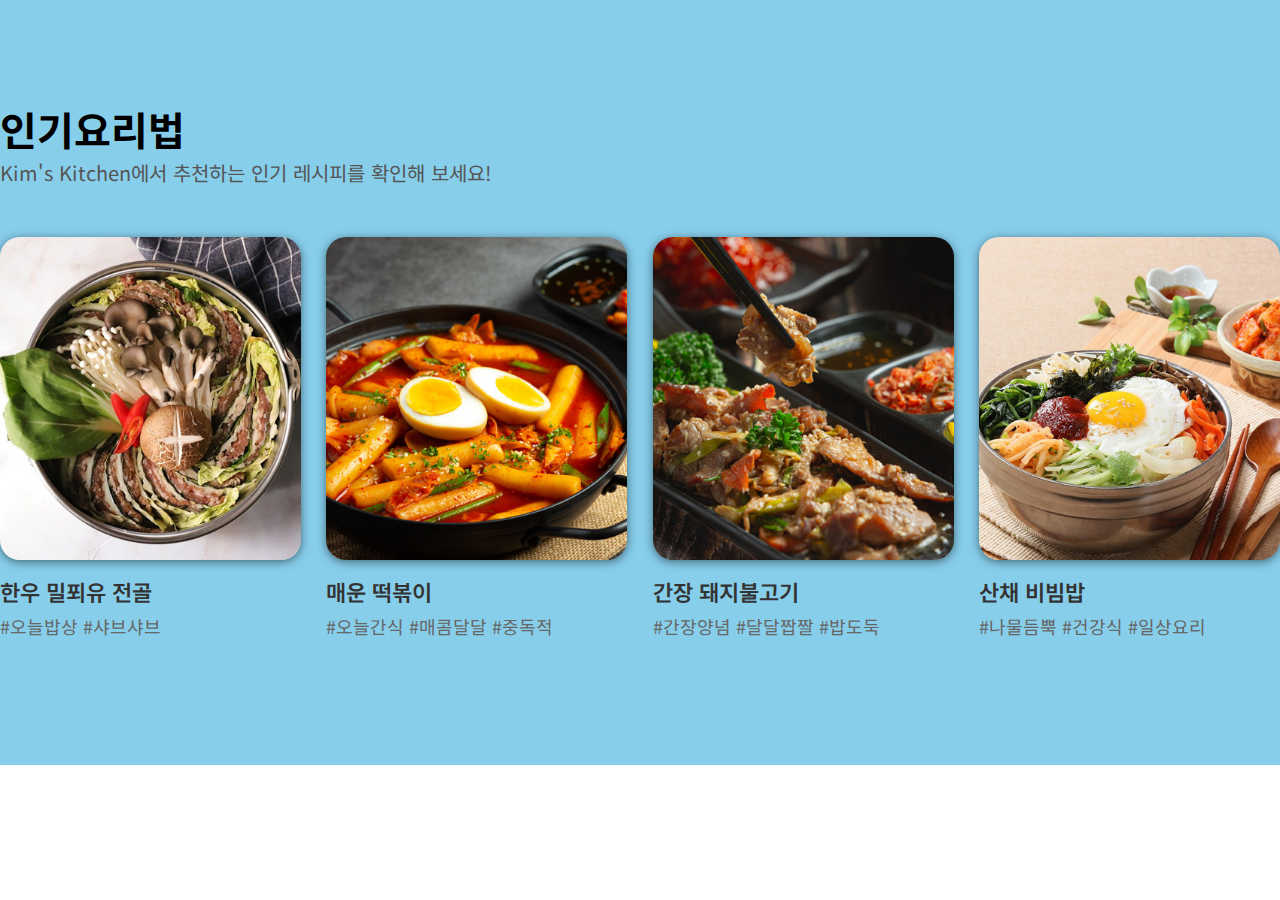
<file: index.html>
<!DOCTYPE html>
<html lang="ko">

<head>

    <meta charset="UTF-8">
    <title>01_example_T</title>

    <link href="https://fonts.googleapis.com/css2?family=Noto+Sans+KR:wght@100..900&display=swap" rel="stylesheet">


    <link rel="stylesheet" href="css/01_example_T.css">

</head>

<body>

    <div class="container">
        <div class="recipe">
            <div class="title">
                <h2>인기요리법</h2>
                <p>Kim's Kitchen에서 추천하는 인기 레시피를 확인해 보세요!</p>
            </div>

            <div class="content clear">
                <div class="box">
                    <img src="img/example1/shabu_1.jpg" alt="한우 밀푀유전골">

                    <h3><a href="detail/recipe-detail-1.html" target="_blank">한우 밀푀유 전골</a></h3>
                    <p>#오늘밥상 #샤브샤브</p>
                </div>

                <div class="box">
                    <img src="img/example1/tteokbokki_1.jpg" alt="매운 떡볶이">

                    <h3><a href="detail/recipe-detail-2.html" target="_blank">매운 떡볶이</a></h3>
                    <p>#오늘간식 #매콤달달 #중독적</p>
                </div>

                <div class="box">
                    <img src="img/example1/bulgogi_1.jpg" alt="간장 돼지불고기">

                    <h3><a href="detail/recipe-detail-3.html">간장 돼지불고기</a></h3>
                    <p>#간장양념 #달달짭짤 #밥도둑</p>
                </div>

                <div class="box">
                    <img src="img/example1/bibimbap_1.jpg" alt="비빔밥">

                    <h3><a href="detail/recipe-detail-4.html">산채 비빔밥</a></h3>
                    <p>#나물듬뿍 #건강식 #일상요리</p>
                </div>

                

                <!-- ::after /float 해제 -->
            </div>
        </div>
    </div>

</body>

</html>
</file>
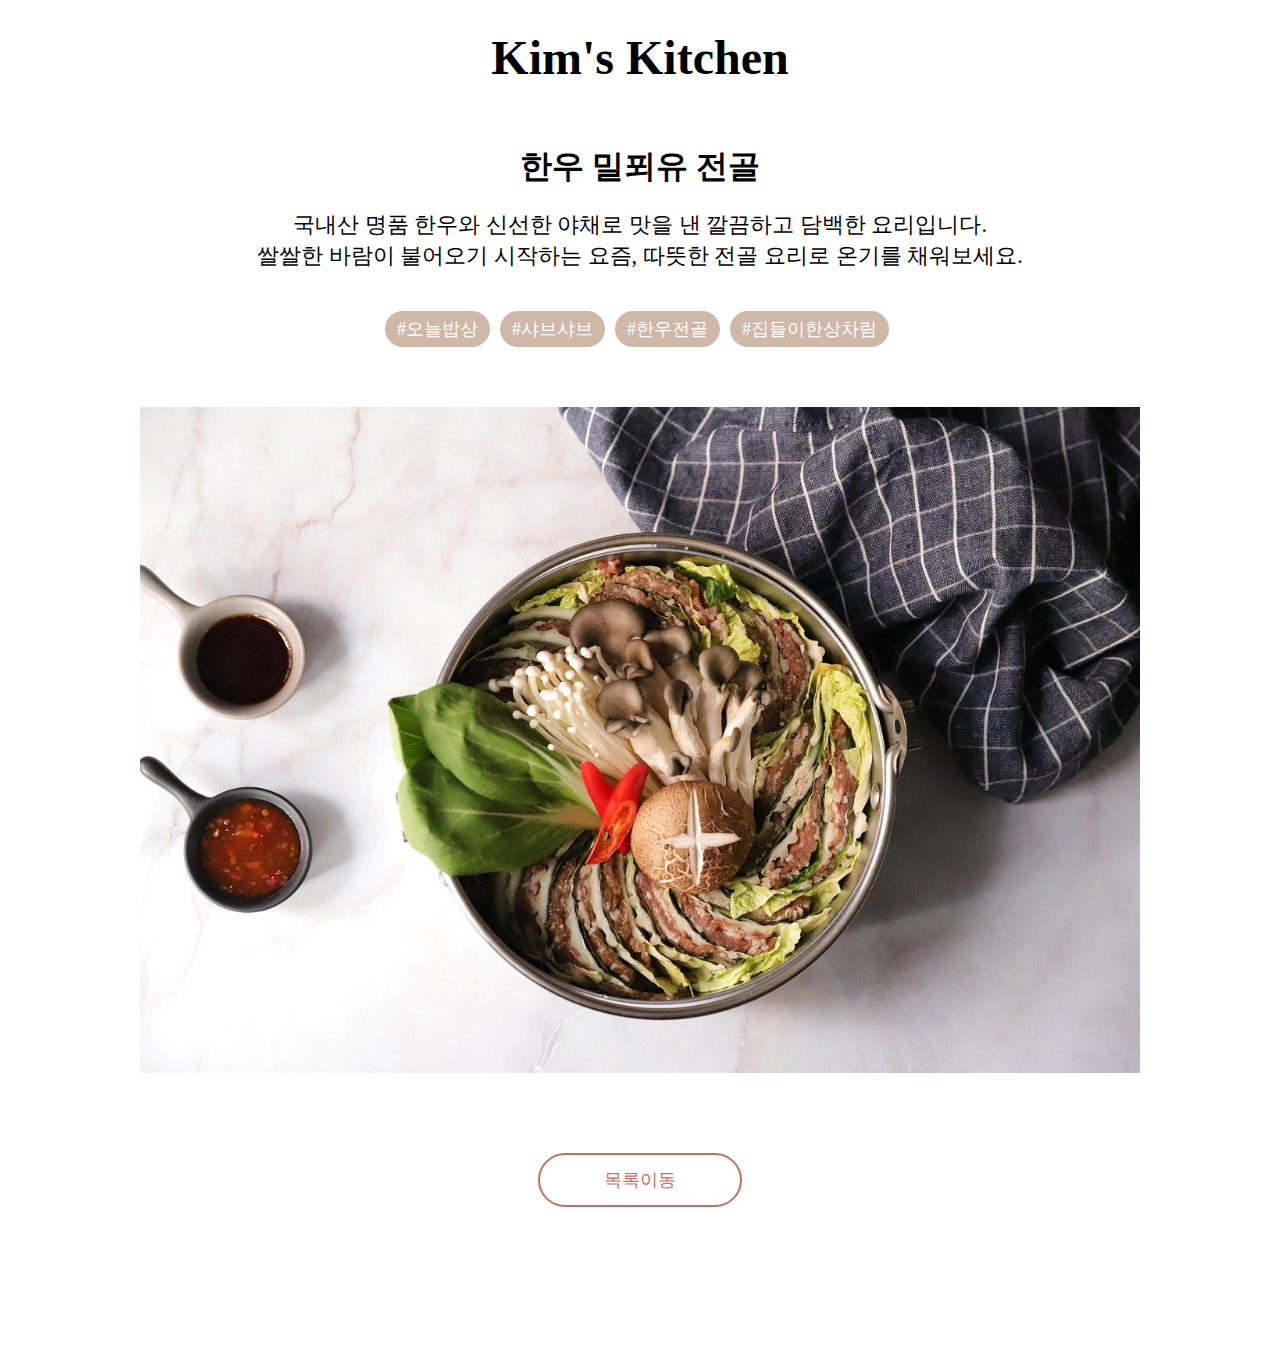
<file: detail/recipe-detail-1.html>
<!DOCTYPE html>
<html lang="ko">

<head>
    <meta charset="UTF-8">
    <title>레시피 | 한우밀푀유전골</title>

    <link rel="stylesheet" href="css/recipe-detail.css">
</head>

<body>

    <h1 class="logo">Kim's Kitchen</h1>

    <div class="detail-content">
        <div class="title">
            <h2>한우 밀푀유 전골</h2>
            
            <p class="des">
                국내산 명품 한우와 신선한 야채로 맛을 낸 깔끔하고 담백한 요리입니다.
                <br>
                쌀쌀한 바람이 불어오기 시작하는 요즘, 따뜻한 전골 요리로 온기를 채워보세요.
            </p>

            <p class="keyword">
                <span>#오늘밥상</span>
                <span>#샤브샤브</span>
                <span>#한우전골</span>
                <span>#집들이한상차림</span>
            </p>
        </div>

        <div class="main-img">
            <img src="../img/example1/shabu_detail.jpg" alt="한우 밀푀유전골 상차림">
        </div>

        <a href="../index.html" class="back">목록이동</a>
    </div>

</body>

</html>
</file>
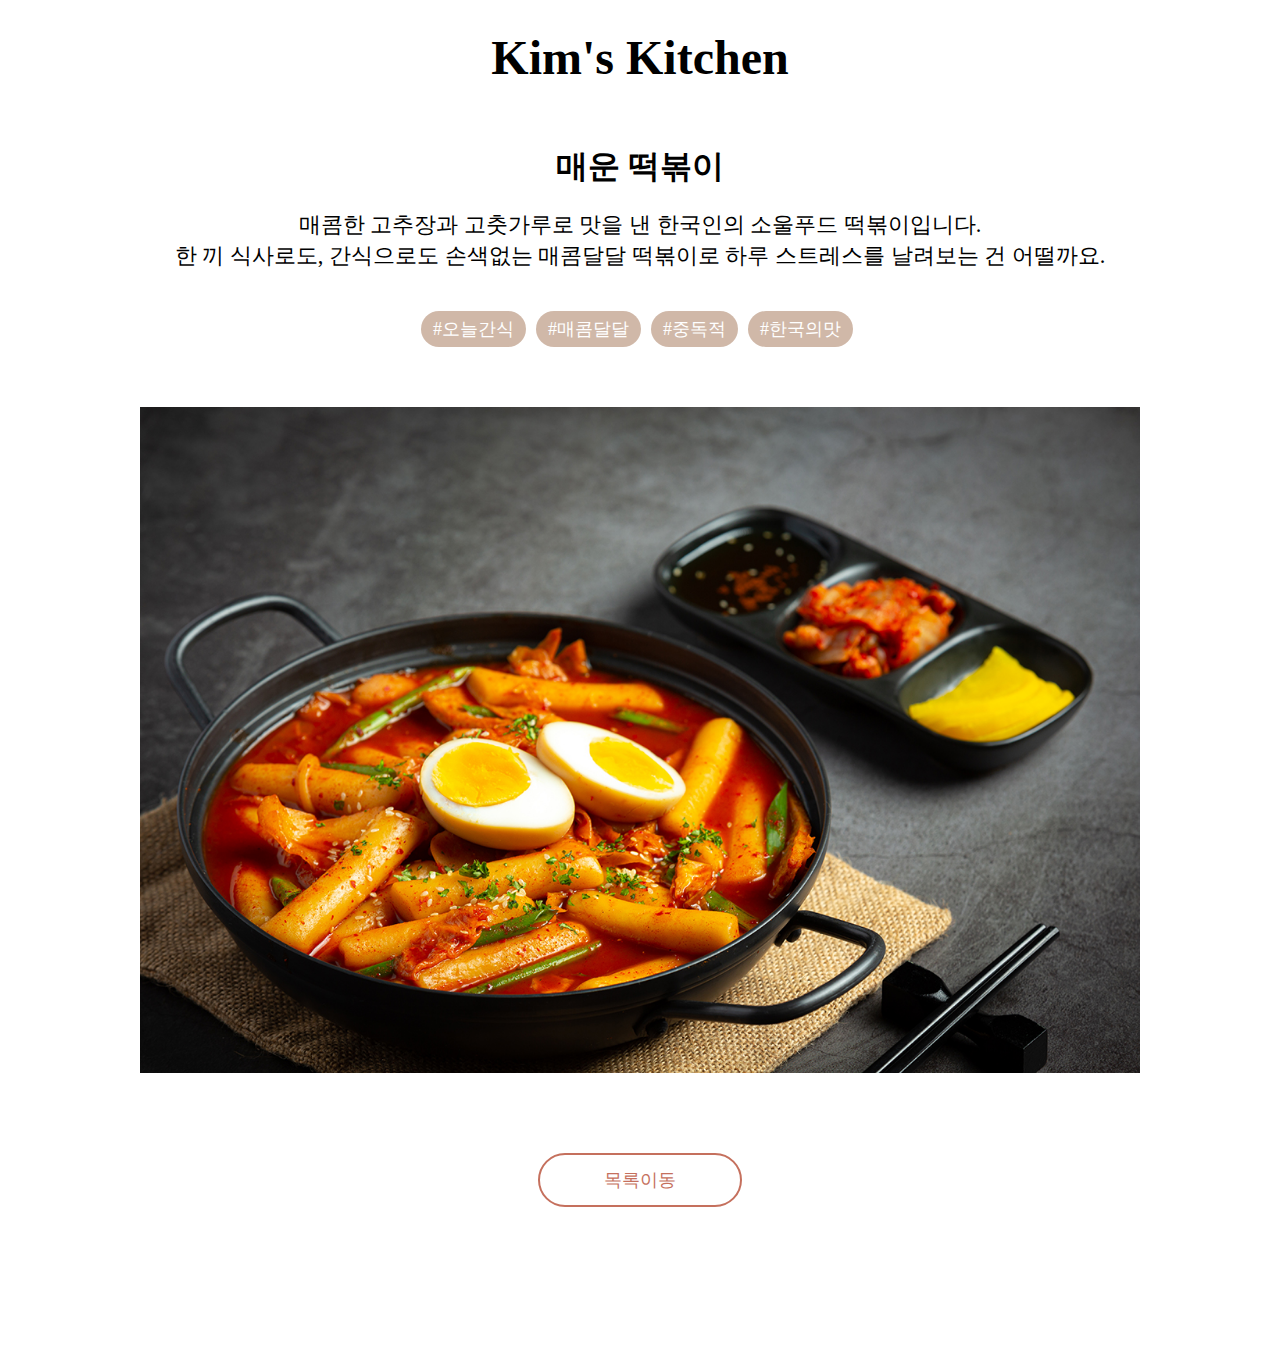
<file: detail/recipe-detail-2.html>
<!DOCTYPE html>
<html lang="ko">

<head>
    <meta charset="UTF-8">
    <title>레시피 | 매운떡볶이</title>

    <link rel="stylesheet" href="css/recipe-detail.css">
</head>

<body>

    <h1 class="logo">Kim's Kitchen</h1>

    <div class="detail-content">
        <div class="title">
            <h2>매운 떡볶이</h2>
            
            <p class="des">
                매콤한 고추장과 고춧가루로 맛을 낸 한국인의 소울푸드 떡볶이입니다.<br>
                한 끼 식사로도, 간식으로도 손색없는 매콤달달 떡볶이로 하루 스트레스를 날려보는 건 어떨까요.
            </p>

            <p class="keyword">
                <span>#오늘간식</span>
                <span>#매콤달달</span>
                <span>#중독적</span>
                <span>#한국의맛</span>
            </p>
        </div>

        <div class="main-img">
            <img src="../img/example1/tteokbokko_detail.jpg" alt="매운 떡볶이">
        </div>

        <a href="/index.html" class="back">목록이동</a>
    </div>

</body>

</html>
</file>
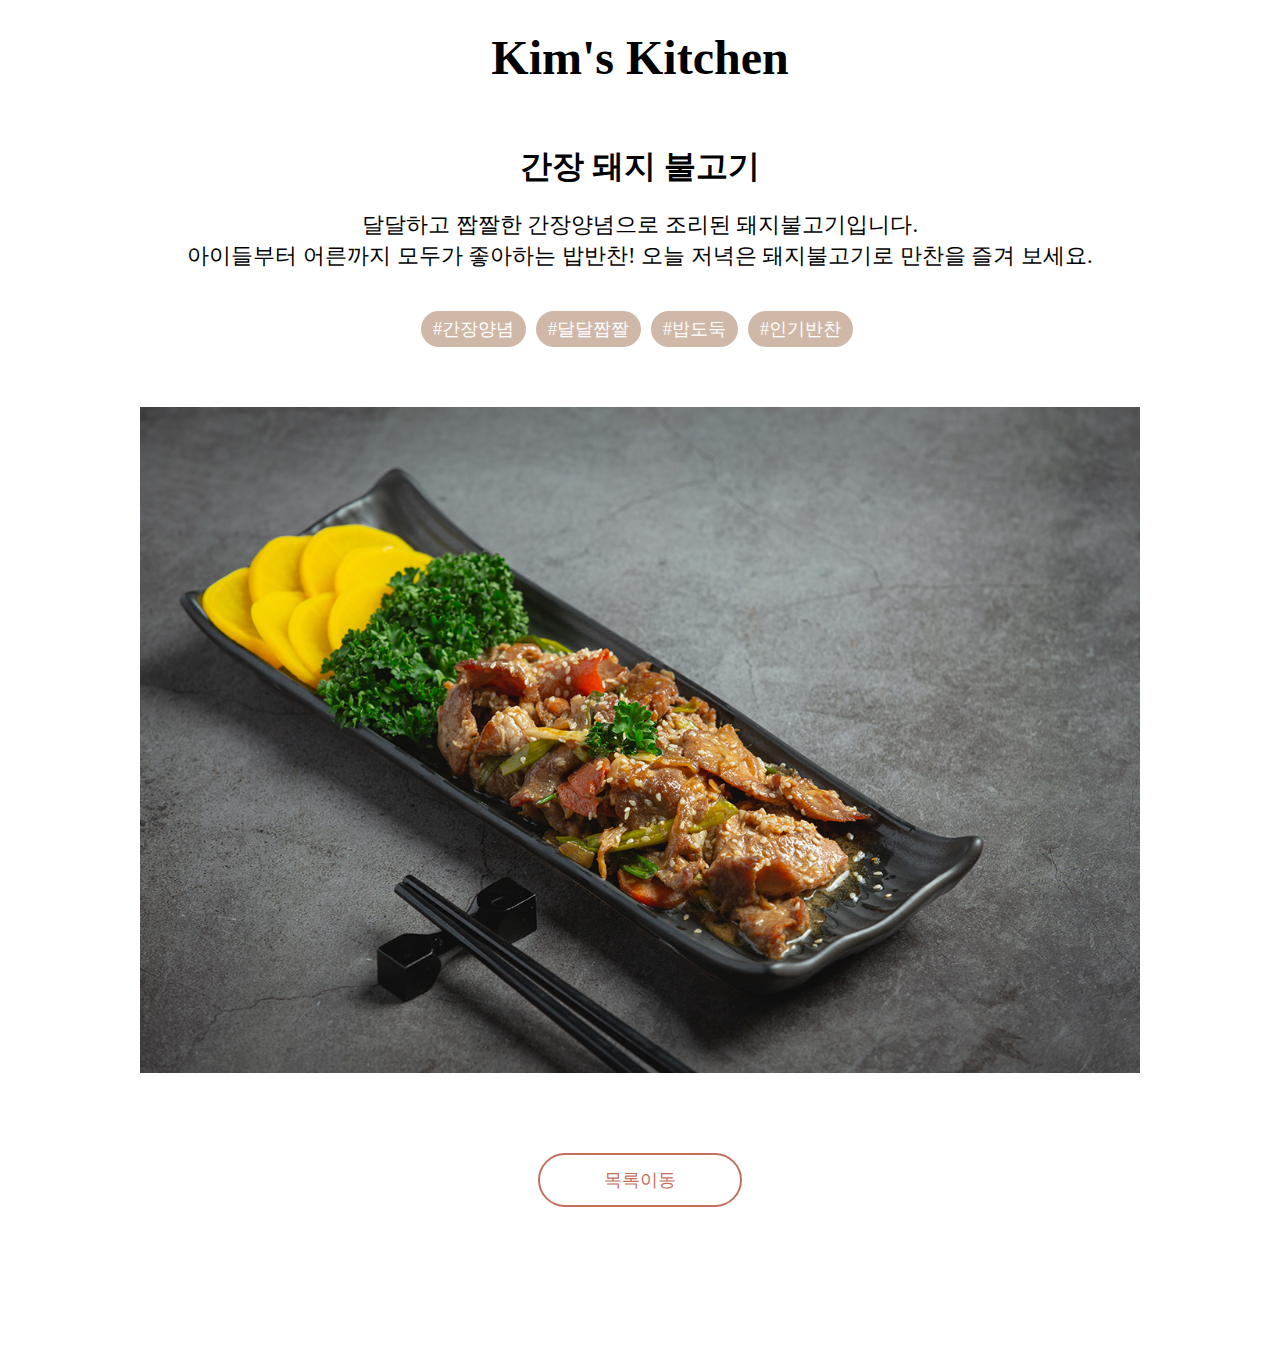
<file: detail/recipe-detail-3.html>
<!DOCTYPE html>
<html lang="ko">

<head>
    <meta charset="UTF-8">
    <title>레시피 | 간장돼지불고기</title>

    <link rel="stylesheet" href="css/recipe-detail.css">
</head>

<body>

    <h1 class="logo">Kim's Kitchen</h1>

    <div class="detail-content">
        <div class="title">
            <h2>간장 돼지 불고기</h2>
            
            <p class="des">
                달달하고 짭짤한 간장양념으로 조리된 돼지불고기입니다.<br>
                아이들부터 어른까지 모두가 좋아하는 밥반찬! 오늘 저녁은 돼지불고기로 만찬을 즐겨 보세요.
            </p>

            <p class="keyword">
                <span>#간장양념</span>
                <span>#달달짭짤</span>
                <span>#밥도둑</span>
                <span>#인기반찬</span>
            </p>
        </div>

        <div class="main-img">
            <img src="../img/example1/bulgogi_detail.jpg" alt="돼지 불고기 상차림">
        </div>

        <a href="/kims/" class="back">목록이동</a>
    </div>

</body>

</html>
</file>
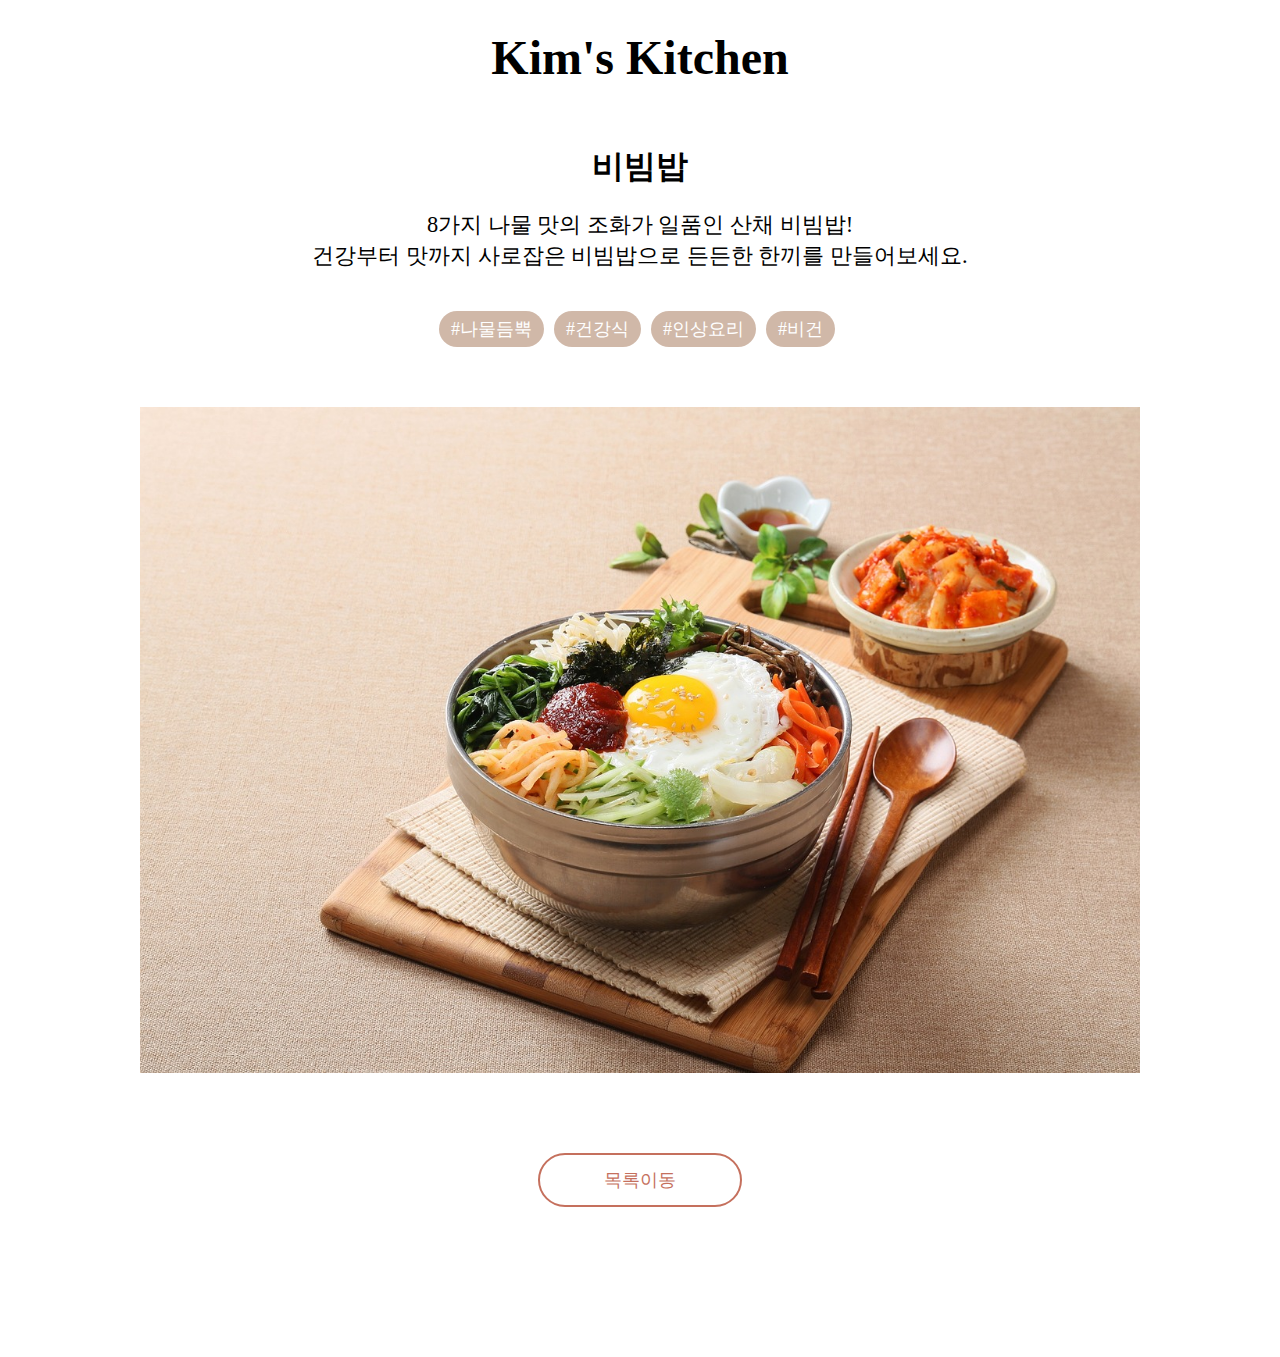
<file: detail/recipe-detail-4.html>
<!DOCTYPE html>
<html lang="ko">

<head>
    <meta charset="UTF-8">
    <title>레시피 | 비빔밥</title>

    <link rel="stylesheet" href="css/recipe-detail.css">
</head>

<body>

    <h1 class="logo">Kim's Kitchen</h1>

    <div class="detail-content">
        <div class="title">
            <h2>비빔밥</h2>
            
            <p class="des">
                8가지 나물 맛의 조화가 일품인 산채 비빔밥!
                <br>
                건강부터 맛까지 사로잡은 비빔밥으로 든든한 한끼를 만들어보세요.
            </p>

            <p class="keyword">
                <span>#나물듬뿍</span>
                <span>#건강식</span>
                <span>#인상요리</span>
                <span>#비건</span>
            </p>
        </div>

        <div class="main-img">
            <img src="../img/example1/bibimbap_detail.jpg" alt="비빔밥">
        </div>

        <a href="/kims/index.html" class="back">목록이동</a>
    </div>

</body>

</html>
</file>
<file: css/01_example_T.css>
@charset "utf-8";

/* reset ************************************************ */
* {
    margin: 0;
    padding: 0;
}

ul, ol {
    list-style: none;
}

a { 
    text-decoration: none;

}

h1, h2, h3, h4, h5, h6 {
    font-size: 100%;
    /* 브라우저 폰트 크기 100%사용 */
    font-weight: normal;/* normal = 400 */
}

/* 공통으로 사용할 디자인 */
/* float 해제를 위한 클래스 */

.clear::after {
    content: "";
    display: block;
    clear: both;
}

body {
    font-family: "Noto Sans KR", sans-serif;
    font-weight: 400px;
}


.container {
    background-color: skyblue;
    padding: 100px 0;
}

.recipe {
    width: 1280px;
    margin: 0 auto; /*가운데 정렬하려면 블럭요소여야함 */

}

.recipe .title {
    /* background-color: greenyellow; */
    margin-bottom: 50px;                                                                           
}

.recipe .title h2 {
    font-size: 40px;
    font-weight: 700;
}
.recipe .title p {
    font-size: 20px;
    color: #555;
}



.recipe .content {
    /* background-color: blueviolet; */

}

/* float된 요소에 width 값이 설정되지 않았을 경우, 내용만큼의 너비(width)를 갖는다! */

.recipe .content .box {

    /* 가로 비율에 맞춰서 설정됨 */
    margin-bottom: 2%;

    float: left;
    /* 1) 전체 공간의 1/4을 너비로 사용 */
    /* width: 25%;
    padding: 0 20px;
    box-sizing: border-box; */

    /* 2) 여백을 제외한 너비설정 */
    width: 23.5%;
    /* margin-right: 2%; */
   
}



.recipe .content .box ~ .box {
    margin-left: 2%;
}

/* 5번째/9번째 ..마다 왼쪽 여백으로 줄이 밀리고 있어서 4n+1을 왼쪽 margin 0으로 해결  */
.recipe .content .box:nth-child(4n+1) {
    margin-left: 0;
}





/* .recipe .content .box:last-child {
    margin-right: 0;
} */

.recipe .content .box img {
    width: 100%;
    border-radius: 20px;
    margin-bottom: 10px;
    box-shadow: 0 2px 10px rgba(0, 0, 0, 0.5);
    /* x y 블러 컬러 */
}
.recipe .content .box  h3 {
    font-size: 22px;
    font-weight: 600;
    margin-bottom: 6px;
}
.recipe .content .box  h3 a {
    color: #333;
}

.recipe .content .box  h3 a:hover {
    text-decoration: underline;
    color: turquoise;
}

.recipe .content .box  p {
    font-size: 18px;
    color: #666;
}
</file>
<file: detail/css/recipe-detail.css>
@charset "utf-8";

/* reset */
* {
    margin: 0;
    padding: 0;
}

a { 
    text-decoration: none;

}

h1, h2, h3, h4, h5, h6 {
    font-size: 100%;
}

h1.logo {
    font-size: 3rem;
    padding: 30px 0;
    text-align: center;
    margin-bottom: 30px;

}

div.detail-content {
    margin-bottom: 150px;
}

.detail-content .title {
    margin-bottom: 60px;
    text-align: center;

}

.detail-content .title h2 {
    font-size: 2rem;
    margin-bottom: 20px;
}

.detail-content .title .des {
    font-size: 1.4rem;
    margin-bottom: 40px;
}


.detail-content .title .keyword span {
    font-size: 18px;
    background-color: #d0b8a8;
    padding: 6px 12px;
    border-radius: 30px;
    display: inline-block; /* 부모요소가 패딩을 읽지 못해서 inline-block 사용해서 읽게 해줌 */

    margin-right: 6px;
    font-size: 600;
    color: #fff;
}

.detail-content .main-img {
    width: 80%;
    max-width: 1000px;
    margin: 0 auto 80px;
    
}

.detail-content .main-img img{
    width: 100%;
    display: block;
    
}

.detail-content .back {
    
    border: 2px solid #c5705d;
    font-size: 18px;
    display: block;
    width: 200px;
    height: 50px;
    line-height: 50px;
    border-radius: 50px;
    color: #c5705d;

    margin: 0 auto;
    text-align: center;
}

.detail-content .back:hover {
    background-color: #c5705d;
    color: #fff;
    font-weight: 600;
}
</file>
